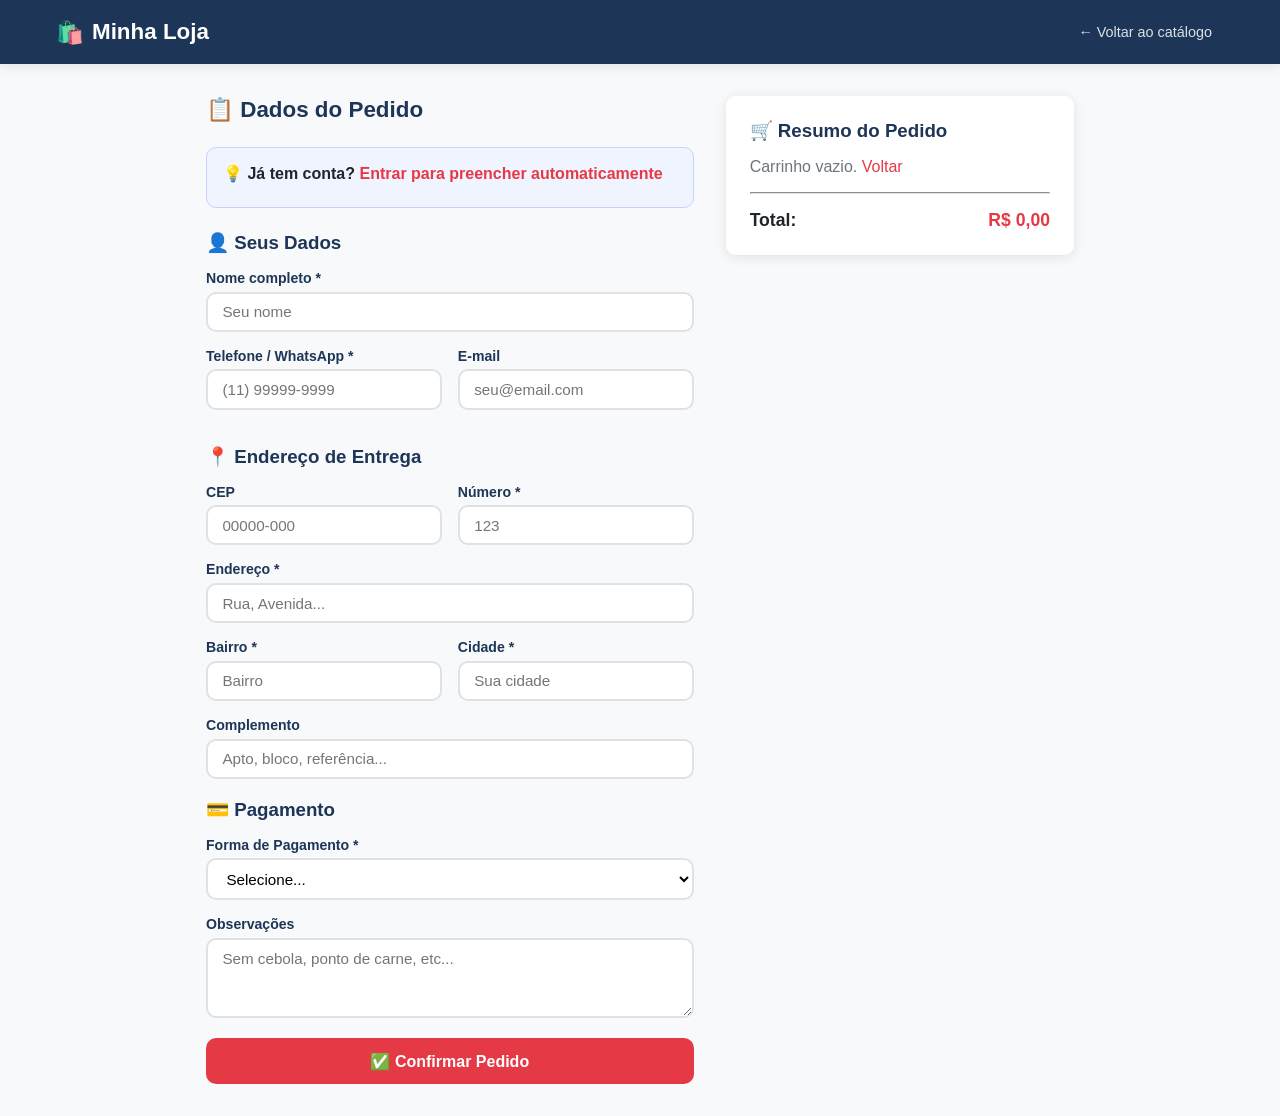
<file: pedido.html>
<!DOCTYPE html>
<html lang="pt-BR">
<head>
  <meta charset="UTF-8"/>
  <meta name="viewport" content="width=device-width, initial-scale=1.0"/>
  <title>Finalizar Pedido</title>
  <link rel="stylesheet" href="css/style.css"/>
</head>
<body>

<header>
  <div class="nav-container">
    <a href="index.html" class="nav-logo">🛍️ <span>Minha Loja</span></a>
    <div class="nav-links">
      <a href="index.html" class="nav-btn">← Voltar ao catálogo</a>
    </div>
  </div>
</header>

<div style="max-width:900px;margin:2rem auto;padding:0 1rem;display:grid;grid-template-columns:1.4fr 1fr;gap:2rem;align-items:start">

  <!-- FORMULÁRIO -->
  <div>
    <h1 style="font-size:1.4rem;color:var(--cor-secundaria);margin-bottom:1.5rem">📋 Dados do Pedido</h1>
    <div id="alerta-pedido" class="alerta"></div>

    <form onsubmit="enviarFormPedido(event)" id="form-pedido">

      <!-- Login rápido -->
      <div id="area-login-rapido" style="background:#f0f4ff;border:1px solid #c7d2fe;border-radius:var(--radius);padding:1rem;margin-bottom:1.5rem">
        <p style="font-weight:600;margin-bottom:.5rem">💡 Já tem conta? <a href="#" onclick="abrirLoginRapido()">Entrar para preencher automaticamente</a></p>
        <div id="login-rapido" style="display:none">
          <div class="form-linha">
            <div class="form-grupo">
              <label>E-mail</label>
              <input type="email" id="lr-email" placeholder="seu@email.com"/>
            </div>
            <div class="form-grupo">
              <label>Senha</label>
              <input type="password" id="lr-senha" placeholder="••••••"/>
            </div>
          </div>
          <button type="button" class="btn btn-secundario" onclick="loginRapido()">Entrar e preencher</button>
          <span id="msg-lr" style="font-size:.85rem;margin-left:.75rem;color:var(--cor-erro)"></span>
        </div>
      </div>

      <h3 style="margin-bottom:1rem;color:var(--cor-secundaria)">👤 Seus Dados</h3>

      <div class="form-grupo">
        <label>Nome completo *</label>
        <input type="text" id="ped-nome" required placeholder="Seu nome"/>
      </div>
      <div class="form-linha">
        <div class="form-grupo">
          <label>Telefone / WhatsApp *</label>
          <input type="tel" id="ped-telefone" required placeholder="(11) 99999-9999"/>
        </div>
        <div class="form-grupo">
          <label>E-mail</label>
          <input type="email" id="ped-email" placeholder="seu@email.com"/>
        </div>
      </div>

      <h3 style="margin:1.25rem 0 1rem;color:var(--cor-secundaria)">📍 Endereço de Entrega</h3>

      <div class="form-linha">
        <div class="form-grupo">
          <label>CEP</label>
          <input type="text" id="ped-cep" placeholder="00000-000" onblur="buscarCEPPedido()"/>
        </div>
        <div class="form-grupo">
          <label>Número *</label>
          <input type="text" id="ped-numero" required placeholder="123"/>
        </div>
      </div>
      <div class="form-grupo">
        <label>Endereço *</label>
        <input type="text" id="ped-endereco" required placeholder="Rua, Avenida..."/>
      </div>
      <div class="form-linha">
        <div class="form-grupo">
          <label>Bairro *</label>
          <input type="text" id="ped-bairro" required placeholder="Bairro"/>
        </div>
        <div class="form-grupo">
          <label>Cidade *</label>
          <input type="text" id="ped-cidade" required placeholder="Sua cidade"/>
        </div>
      </div>
      <div class="form-grupo">
        <label>Complemento</label>
        <input type="text" id="ped-complemento" placeholder="Apto, bloco, referência..."/>
      </div>

      <h3 style="margin:1.25rem 0 1rem;color:var(--cor-secundaria)">💳 Pagamento</h3>

      <div class="form-grupo">
        <label>Forma de Pagamento *</label>
        <select id="ped-pagamento" required onchange="mostrarTroco()">
          <option value="">Selecione...</option>
          <option value="Dinheiro">💵 Dinheiro</option>
          <option value="Pix">📱 Pix</option>
          <option value="Cartão de Débito">💳 Cartão de Débito</option>
          <option value="Cartão de Crédito">💳 Cartão de Crédito</option>
        </select>
      </div>
      <div class="form-grupo" id="campo-troco" style="display:none">
        <label>Troco para quanto?</label>
        <input type="number" id="ped-troco" placeholder="Ex: 50.00" min="0" step="0.01"/>
      </div>

      <div class="form-grupo">
        <label>Observações</label>
        <textarea id="ped-obs" placeholder="Sem cebola, ponto de carne, etc..."></textarea>
      </div>

      <button type="submit" class="btn btn-primario btn-block btn-lg" id="btn-enviar-pedido" data-texto="✅ Confirmar Pedido">
        ✅ Confirmar Pedido
      </button>
    </form>
  </div>

  <!-- RESUMO DO PEDIDO -->
  <div style="position:sticky;top:80px">
    <div style="background:white;border-radius:var(--radius);box-shadow:var(--sombra);padding:1.5rem">
      <h3 style="margin-bottom:1rem;color:var(--cor-secundaria)">🛒 Resumo do Pedido</h3>
      <div id="resumo-itens">
        <!-- preenchido via JS -->
      </div>
      <hr style="margin:1rem 0;border-color:var(--cor-borda)"/>
      <div style="display:flex;justify-content:space-between;font-size:1.1rem;font-weight:700">
        <span>Total:</span>
        <span id="resumo-total" style="color:var(--cor-primaria)">R$ 0,00</span>
      </div>
    </div>
  </div>
</div>

<!-- MODAL: PEDIDO CONFIRMADO -->
<div class="modal-overlay" id="modal-confirmado">
  <div class="modal">
    <div class="modal-corpo" style="text-align:center;padding:2.5rem">
      <div style="font-size:4rem;margin-bottom:1rem">🎉</div>
      <h2 style="color:var(--cor-secundaria);margin-bottom:.75rem">Pedido Confirmado!</h2>
      <p style="color:var(--cor-cinza);margin-bottom:.5rem">Número do pedido:</p>
      <p style="font-size:1.5rem;font-weight:700;color:var(--cor-primaria)" id="num-pedido-confirmado"></p>
      <p style="color:var(--cor-cinza);margin:1rem 0">Em breve entraremos em contato!</p>
      <a href="index.html" class="btn btn-primario btn-lg">← Voltar ao catálogo</a>
    </div>
  </div>
</div>

<div class="toast-container" id="toasts"></div>

<script src="js/api.js"></script>
<script>
document.addEventListener('DOMContentLoaded', () => {
  preencherResumo();
  preencherDadosCliente();
});

function preencherResumo() {
  const carrinho = getCarrinho();
  const el = document.getElementById('resumo-itens');

  if (carrinho.length === 0) {
    el.innerHTML = '<p style="color:var(--cor-cinza)">Carrinho vazio. <a href="index.html">Voltar</a></p>';
    return;
  }

  el.innerHTML = carrinho.map(i => `
    <div style="display:flex;justify-content:space-between;align-items:center;margin-bottom:.75rem;gap:.5rem">
      <div style="display:flex;align-items:center;gap:.5rem">
        <img src="${i.foto || ''}" style="width:40px;height:40px;object-fit:cover;border-radius:6px" onerror="this.style.display='none'"/>
        <div>
          <p style="font-weight:600;font-size:.88rem">${i.nome}</p>
          <p style="font-size:.78rem;color:var(--cor-cinza)">${formatarMoeda(i.preco)} × ${i.qtd}</p>
        </div>
      </div>
      <span style="font-weight:700;white-space:nowrap">${formatarMoeda(i.subtotal)}</span>
    </div>
  `).join('');

  document.getElementById('resumo-total').textContent = formatarMoeda(totalCarrinho());
}

function preencherDadosCliente() {
  const c = getClienteLogado();
  if (!c) return;
  document.getElementById('ped-nome').value      = c.nome     || '';
  document.getElementById('ped-email').value     = c.email    || '';
  document.getElementById('ped-telefone').value  = c.telefone || '';
  document.getElementById('ped-cep').value       = c.cep      || '';
  document.getElementById('ped-endereco').value  = c.endereco || '';
  document.getElementById('ped-numero').value    = c.numero   || '';
  document.getElementById('ped-bairro').value    = c.bairro   || '';
  document.getElementById('ped-cidade').value    = c.cidade   || '';
  document.getElementById('area-login-rapido').style.display = 'none';
}

function abrirLoginRapido() {
  const lr = document.getElementById('login-rapido');
  lr.style.display = lr.style.display === 'none' ? 'block' : 'none';
}

async function loginRapido() {
  const email = document.getElementById('lr-email').value;
  const senha = document.getElementById('lr-senha').value;
  const msg   = document.getElementById('msg-lr');
  msg.textContent = 'Aguarde...';

  const res = await loginCliente(email, senha);
  if (res.sucesso) {
    localStorage.setItem('clienteToken', res.token);
    localStorage.setItem('clienteDados', JSON.stringify(res.cliente));
    preencherDadosCliente();
    msg.textContent = '';
  } else {
    msg.textContent = res.msg;
  }
}

function mostrarTroco() {
  const pag = document.getElementById('ped-pagamento').value;
  document.getElementById('campo-troco').style.display = pag === 'Dinheiro' ? 'block' : 'none';
}

async function buscarCEPPedido() {
  const cep = document.getElementById('ped-cep').value.replace(/\D/g, '');
  if (cep.length !== 8) return;
  try {
    const res  = await fetch('https://viacep.com.br/ws/' + cep + '/json/');
    const data = await res.json();
    if (!data.erro) {
      document.getElementById('ped-endereco').value = data.logradouro || '';
      document.getElementById('ped-bairro').value   = data.bairro     || '';
      document.getElementById('ped-cidade').value   = data.localidade || '';
    }
  } catch(e) {}
}

async function enviarFormPedido(e) {
  e.preventDefault();
  const carrinho = getCarrinho();
  if (carrinho.length === 0) {
    mostrarAlerta('Seu carrinho está vazio!', 'erro', 'alerta-pedido');
    return;
  }

  mostrarCarregando(true, 'btn-enviar-pedido');

  const dados = {
    nome:            document.getElementById('ped-nome').value,
    telefone:        document.getElementById('ped-telefone').value,
    email:           document.getElementById('ped-email').value,
    cep:             document.getElementById('ped-cep').value,
    endereco:        document.getElementById('ped-endereco').value,
    numero:          document.getElementById('ped-numero').value,
    bairro:          document.getElementById('ped-bairro').value,
    cidade:          document.getElementById('ped-cidade').value,
    complemento:     document.getElementById('ped-complemento').value,
    forma_pagamento: document.getElementById('ped-pagamento').value,
    troco:           document.getElementById('ped-troco').value || '',
    observacao:      document.getElementById('ped-obs').value,
    itens:           carrinho,
    valor_total:     totalCarrinho()
  };

  const res = await enviarPedido(dados);
  mostrarCarregando(false, 'btn-enviar-pedido');

  if (res.sucesso) {
    limparCarrinho();
    document.getElementById('num-pedido-confirmado').textContent = '#' + res.id_pedido;
    document.getElementById('modal-confirmado').classList.add('aberto');
  } else {
    mostrarAlerta('Erro ao enviar pedido: ' + res.msg, 'erro', 'alerta-pedido');
  }
}

function toast(msg, tipo = 'sucesso') {
  const container = document.getElementById('toasts');
  const el = document.createElement('div');
  el.className = 'toast toast-' + tipo;
  el.textContent = msg;
  container.appendChild(el);
  setTimeout(() => el.remove(), 3800);
}
</script>
</body>
</html>
</file>
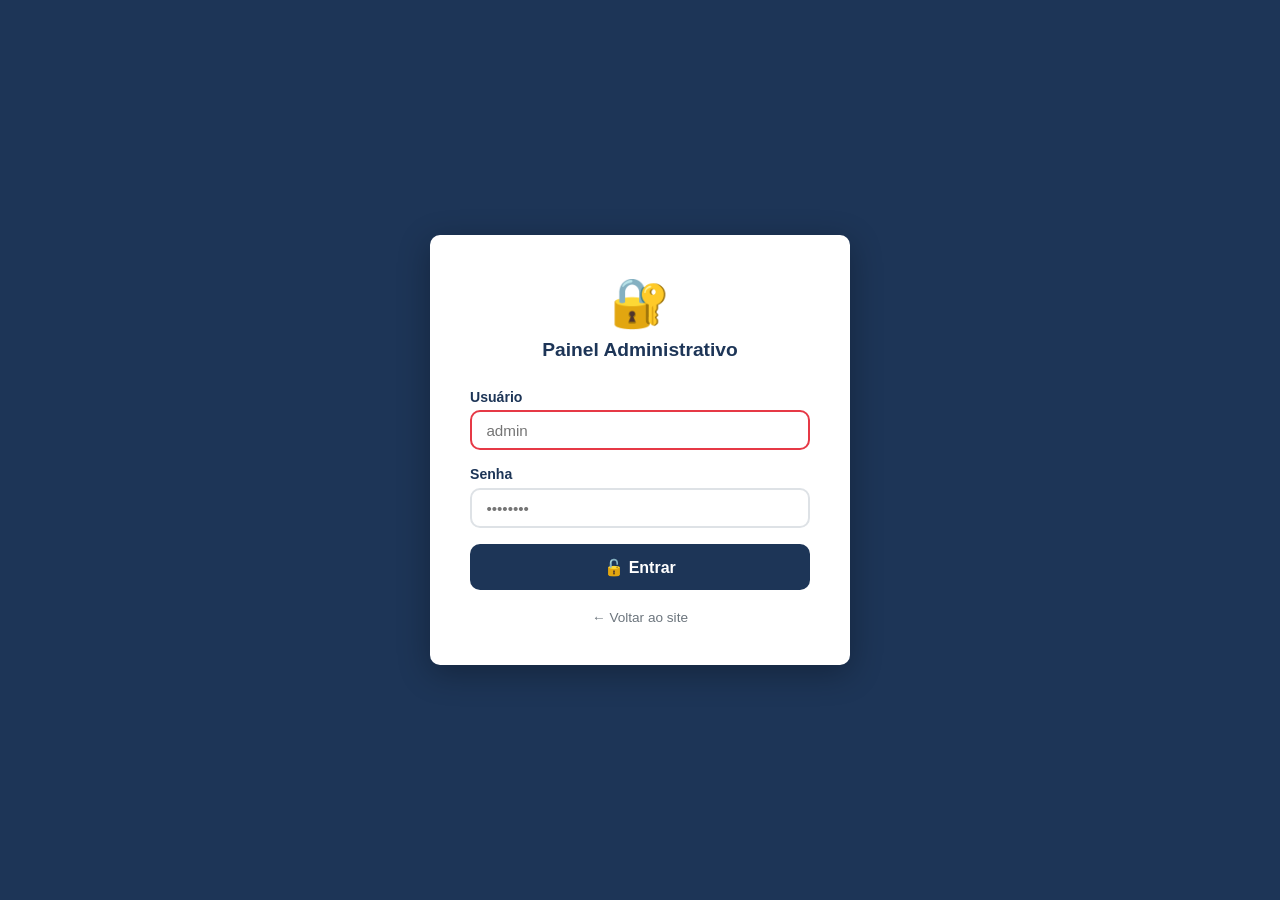
<file: admin/login.html>
<!DOCTYPE html>
<html lang="pt-BR">
<head>
  <meta charset="UTF-8"/>
  <meta name="viewport" content="width=device-width, initial-scale=1.0"/>
  <title>Admin — Login</title>
  <link rel="stylesheet" href="../css/style.css"/>
  <style>
    body {
      background: var(--cor-secundaria);
      display: flex;
      align-items: center;
      justify-content: center;
      min-height: 100vh;
    }
    .login-box {
      background: white;
      border-radius: var(--radius);
      padding: 2.5rem;
      width: 100%;
      max-width: 420px;
      box-shadow: 0 8px 32px rgba(0,0,0,.3);
    }
    .login-logo {
      text-align: center;
      font-size: 3rem;
      margin-bottom: .5rem;
    }
    .login-titulo {
      text-align: center;
      font-size: 1.2rem;
      color: var(--cor-secundaria);
      font-weight: 700;
      margin-bottom: 1.75rem;
    }
  </style>
</head>
<body>
  <div class="login-box">
    <div class="login-logo">🔐</div>
    <h1 class="login-titulo">Painel Administrativo</h1>

    <div id="alerta-admin" class="alerta"></div>

    <form onsubmit="fazerLoginAdmin(event)">
      <div class="form-grupo">
        <label>Usuário</label>
        <input type="text" id="adm-usuario" placeholder="admin" required autofocus/>
      </div>
      <div class="form-grupo">
        <label>Senha</label>
        <input type="password" id="adm-senha" placeholder="••••••••" required/>
      </div>
      <button type="submit" class="btn btn-secundario btn-block btn-lg"
        id="btn-adm-login" data-texto="🔓 Entrar">
        🔓 Entrar
      </button>
    </form>

    <p style="text-align:center;margin-top:1.25rem;font-size:.85rem">
      <a href="../index.html" style="color:var(--cor-cinza)">← Voltar ao site</a>
    </p>
  </div>

  <script src="../js/api.js"></script>
  <script>
    // Redireciona se já estiver logado
    if (adminLogado()) window.location.href = 'painel.html';

    async function fazerLoginAdmin(e) {
      e.preventDefault();
      const usuario = document.getElementById('adm-usuario').value;
      const senha   = document.getElementById('adm-senha').value;
      mostrarCarregando(true, 'btn-adm-login');

      const res = await loginAdmin(usuario, senha);
      mostrarCarregando(false, 'btn-adm-login');

      if (res.sucesso) {
        sessionStorage.setItem('adminToken', res.token);
        sessionStorage.setItem('adminUser',  usuario);
        window.location.href = 'painel.html';
      } else {
        mostrarAlerta(res.msg, 'erro', 'alerta-admin');
      }
    }
  </script>
</body>
</html>
</file>
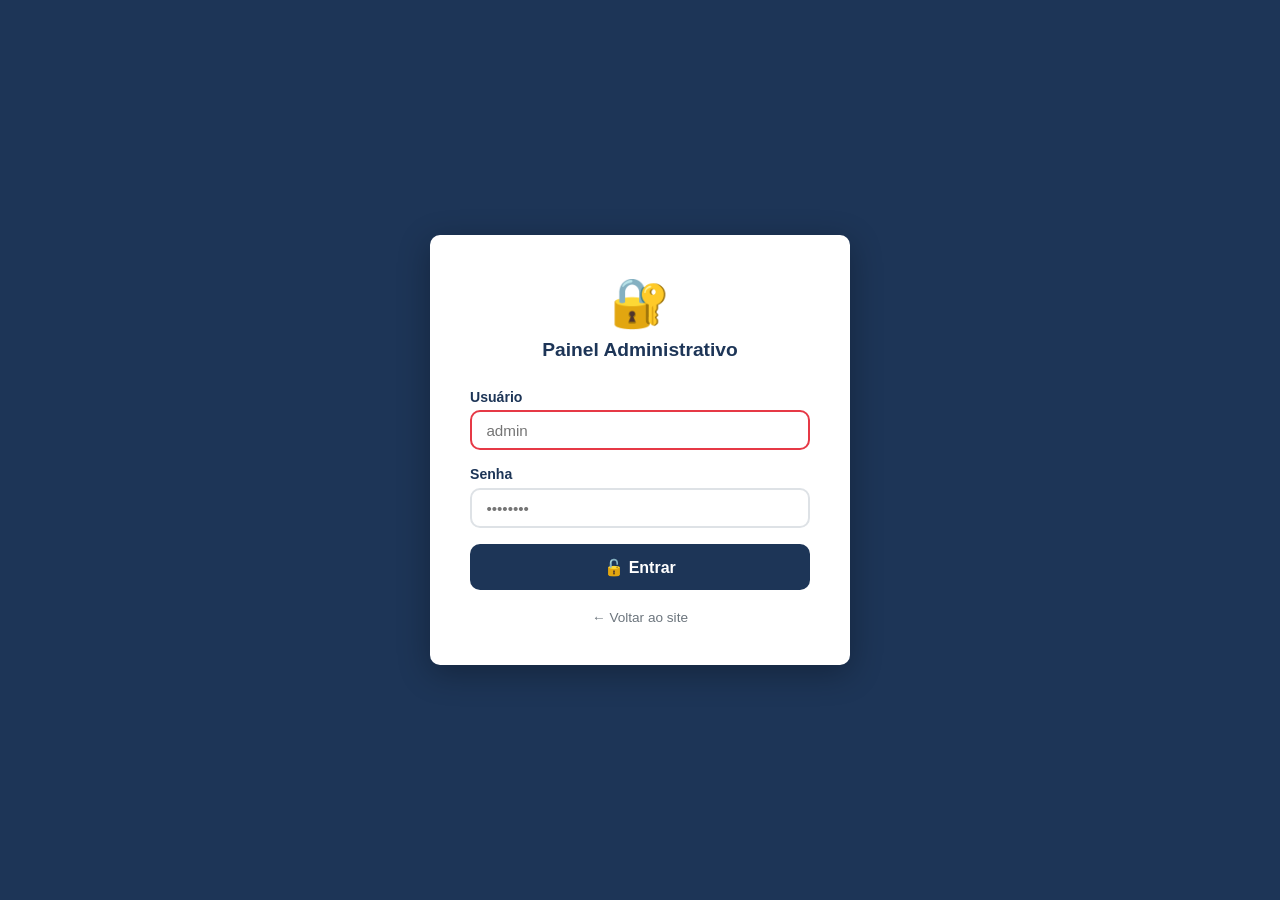
<file: admin/painel.html>
<!DOCTYPE html>
<html lang="pt-BR">
<head>
  <meta charset="UTF-8"/>
  <meta name="viewport" content="width=device-width, initial-scale=1.0"/>
  <title>Painel Admin</title>
  <link rel="stylesheet" href="../css/style.css"/>
</head>
<body>

<div class="admin-layout">

  <!-- SIDEBAR -->
  <aside class="admin-sidebar">
    <div class="sidebar-logo">🛍️ Admin Panel</div>
    <button class="sidebar-link ativo" onclick="trocarTab('produtos')">
      <span class="icone">📦</span> Produtos
    </button>
    <button class="sidebar-link" onclick="trocarTab('pedidos')">
      <span class="icone">🛒</span> Pedidos
    </button>
    <button class="sidebar-link" onclick="trocarTab('clientes')">
      <span class="icone">👥</span> Clientes
    </button>
    <button class="sidebar-link" onclick="trocarTab('dashboard')">
      <span class="icone">📊</span> Dashboard
    </button>
    <div style="flex:1"></div>
    <a href="../index.html" class="sidebar-link" target="_blank">
      <span class="icone">🌐</span> Ver Site
    </a>
    <button class="sidebar-link" onclick="adminLogout()" style="color:#f88">
      <span class="icone">🚪</span> Sair
    </button>
  </aside>

  <!-- CONTEÚDO PRINCIPAL -->
  <main class="admin-main">

    <!-- ===== TAB: DASHBOARD ===== -->
    <div id="tab-dashboard" class="tab-painel">
      <div class="admin-topbar">
        <h1>📊 Dashboard</h1>
      </div>
      <div class="stats-grid" id="stats-grid">
        <div class="stat-card"><div class="numero" id="stat-produtos">—</div><div class="label">Produtos ativos</div></div>
        <div class="stat-card"><div class="numero" id="stat-pedidos">—</div><div class="label">Total de pedidos</div></div>
        <div class="stat-card"><div class="numero" id="stat-clientes">—</div><div class="label">Clientes cadastrados</div></div>
        <div class="stat-card"><div class="numero" id="stat-faturamento">—</div><div class="label">Faturamento total</div></div>
      </div>
      <div style="background:white;border-radius:var(--radius);padding:1.5rem;box-shadow:var(--sombra)">
        <h3 style="margin-bottom:1rem;color:var(--cor-secundaria)">🕐 Últimos Pedidos</h3>
        <div id="ultimos-pedidos"></div>
      </div>
    </div>

    <!-- ===== TAB: PRODUTOS ===== -->
    <div id="tab-produtos" class="tab-painel ativo">
      <div class="admin-topbar">
        <h1>📦 Produtos</h1>
        <button class="btn btn-primario" onclick="abrirFormProduto()">
          + Novo Produto
        </button>
      </div>

      <div id="alerta-prod" class="alerta"></div>

      <!-- Busca de produtos na grade admin -->
      <div style="margin-bottom:1rem">
        <input type="search" class="busca-input" style="max-width:300px"
          placeholder="Buscar produto..." oninput="filtrarProdutosAdmin(this.value)"/>
      </div>

      <div class="tabela-wrapper">
        <table id="tabela-produtos">
          <thead>
            <tr>
              <th>Foto</th><th>Nome</th><th>Categoria</th><th>Preço</th>
              <th>Estoque</th><th>Status</th><th>Ações</th>
            </tr>
          </thead>
          <tbody id="tbody-produtos">
            <tr><td colspan="7" style="text-align:center;padding:2rem">Carregando...</td></tr>
          </tbody>
        </table>
      </div>
    </div>

    <!-- ===== TAB: PEDIDOS ===== -->
    <div id="tab-pedidos" class="tab-painel">
      <div class="admin-topbar">
        <h1>🛒 Pedidos</h1>
        <select class="filtro-select" id="filtro-status-pedido" onchange="filtrarPedidos()">
          <option value="">Todos os status</option>
          <option>Novo</option>
          <option>Preparando</option>
          <option>Saiu para entrega</option>
          <option>Entregue</option>
          <option>Cancelado</option>
        </select>
      </div>
      <div class="tabela-wrapper">
        <table>
          <thead>
            <tr>
              <th>#Pedido</th><th>Cliente</th><th>Telefone</th><th>Itens</th>
              <th>Total</th><th>Pagamento</th><th>Data</th><th>Status</th><th>Ações</th>
            </tr>
          </thead>
          <tbody id="tbody-pedidos">
            <tr><td colspan="9" style="text-align:center;padding:2rem">Carregando...</td></tr>
          </tbody>
        </table>
      </div>
    </div>

    <!-- ===== TAB: CLIENTES ===== -->
    <div id="tab-clientes" class="tab-painel">
      <div class="admin-topbar">
        <h1>👥 Clientes</h1>
        <input type="search" class="busca-input" style="max-width:280px"
          placeholder="Buscar cliente..." oninput="filtrarClientes(this.value)"/>
      </div>
      <div class="tabela-wrapper">
        <table>
          <thead>
            <tr>
              <th>Nome</th><th>E-mail</th><th>Telefone</th>
              <th>CPF</th><th>Cidade</th><th>Cadastro</th>
            </tr>
          </thead>
          <tbody id="tbody-clientes">
            <tr><td colspan="6" style="text-align:center;padding:2rem">Carregando...</td></tr>
          </tbody>
        </table>
      </div>
    </div>

  </main>
</div>

<!-- ===== MODAL: FORM PRODUTO ===== -->
<div class="modal-overlay" id="modal-produto-form">
  <div class="modal" style="max-width:640px">
    <div class="modal-header">
      <h2 id="titulo-form-produto">Novo Produto</h2>
      <button class="modal-fechar" onclick="fecharModal('modal-produto-form')">×</button>
    </div>
    <div class="modal-corpo">
      <div id="alerta-form-prod" class="alerta"></div>
      <form onsubmit="salvarFormProduto(event)">
        <input type="hidden" id="prod-id"/>
        <div class="form-grupo">
          <label>Nome do Produto *</label>
          <input type="text" id="prod-nome" required placeholder="Ex: Pizza Margherita"/>
        </div>
        <div class="form-grupo">
          <label>Descrição</label>
          <textarea id="prod-desc" placeholder="Descreva o produto..."></textarea>
        </div>
        <div class="form-linha">
          <div class="form-grupo">
            <label>Preço (R$) *</label>
            <input type="number" id="prod-preco" required min="0" step="0.01" placeholder="0,00"/>
          </div>
          <div class="form-grupo">
            <label>Categoria</label>
            <input type="text" id="prod-categoria" placeholder="Ex: Pizzas, Bebidas"/>
          </div>
        </div>
        <div class="form-linha">
          <div class="form-grupo">
            <label>Estoque</label>
            <input type="number" id="prod-estoque" min="0" value="0" placeholder="0"/>
          </div>
          <div class="form-grupo">
            <label>Status</label>
            <select id="prod-ativo">
              <option value="sim">✅ Ativo</option>
              <option value="nao">❌ Inativo</option>
            </select>
          </div>
        </div>

        <p style="font-weight:600;margin:.5rem 0;font-size:.88rem;color:var(--cor-secundaria)">
          📸 Fotos (cole o link público do Google Drive ou qualquer URL de imagem)
        </p>
        <div class="form-grupo">
          <label>Foto Principal (URL)</label>
          <input type="url" id="prod-foto1" placeholder="https://..."/>
        </div>
        <div class="form-grupo">
          <label>Foto 2 (opcional)</label>
          <input type="url" id="prod-foto2" placeholder="https://..."/>
        </div>
        <div class="form-grupo">
          <label>Foto 3 (opcional)</label>
          <input type="url" id="prod-foto3" placeholder="https://..."/>
        </div>

        <div id="preview-fotos" style="display:flex;gap:.5rem;flex-wrap:wrap;margin-bottom:1rem"></div>

        <div class="modal-footer" style="padding:0;border:none">
          <button type="button" class="btn btn-outline" onclick="fecharModal('modal-produto-form')">Cancelar</button>
          <button type="submit" class="btn btn-primario" id="btn-salvar-prod" data-texto="Salvar Produto">
            Salvar Produto
          </button>
        </div>
      </form>
    </div>
  </div>
</div>

<!-- ===== MODAL: DETALHE PEDIDO ===== -->
<div class="modal-overlay" id="modal-pedido-detalhe">
  <div class="modal" style="max-width:600px">
    <div class="modal-header">
      <h2>📋 Detalhe do Pedido</h2>
      <button class="modal-fechar" onclick="fecharModal('modal-pedido-detalhe')">×</button>
    </div>
    <div class="modal-corpo" id="conteudo-pedido-detalhe"></div>
  </div>
</div>

<!-- TOAST -->
<div class="toast-container" id="toasts"></div>

<script src="../js/api.js"></script>
<script>
// ====================================================
// VERIFICAR AUTH
// ====================================================
if (!adminLogado()) window.location.href = 'login.html';

// ====================================================
// DADOS GLOBAIS
// ====================================================
let todosProdutos = [];
let todosPedidos  = [];
let todosClientes = [];

// ====================================================
// TABS
// ====================================================
function trocarTab(nome) {
  document.querySelectorAll('.tab-painel').forEach(t => t.classList.remove('ativo'));
  document.querySelectorAll('.sidebar-link').forEach(l => l.classList.remove('ativo'));
  document.getElementById('tab-' + nome).classList.add('ativo');
  event.currentTarget.classList.add('ativo');

  if (nome === 'produtos'   && todosProdutos.length === 0)  carregarProdutosAdmin();
  if (nome === 'pedidos'    && todosPedidos.length  === 0)  carregarPedidosAdmin();
  if (nome === 'clientes'   && todosClientes.length === 0)  carregarClientesAdmin();
  if (nome === 'dashboard')                                  carregarDashboard();
}

// ====================================================
// INICIALIZAÇÃO
// ====================================================
document.addEventListener('DOMContentLoaded', () => {
  carregarProdutosAdmin();

  // Preview de fotos em tempo real
  ['prod-foto1','prod-foto2','prod-foto3'].forEach(id => {
    document.getElementById(id).addEventListener('input', previewFotos);
  });
});

// ====================================================
// PRODUTOS
// ====================================================
async function carregarProdutosAdmin() {
  const res = await buscarProdutos();
  if (!res.sucesso) return;

  // Busca todos incluindo inativos — para isso chamamos a lista geral
  // (o Apps Script retorna só ativos; para uma lista completa, crie
  //  uma action "listaTodosProdutos" com token de admin se desejar)
  todosProdutos = res.produtos || [];
  renderizarTabelaProdutos(todosProdutos);
}

function renderizarTabelaProdutos(lista) {
  const tbody = document.getElementById('tbody-produtos');
  if (lista.length === 0) {
    tbody.innerHTML = `<tr><td colspan="7" style="text-align:center;padding:2rem;color:var(--cor-cinza)">
      Nenhum produto cadastrado.</td></tr>`;
    return;
  }
  tbody.innerHTML = lista.map(p => `
    <tr>
      <td><img src="${p.foto1 || ''}" style="width:48px;height:48px;object-fit:cover;border-radius:6px" onerror="this.style.display='none'"/></td>
      <td><strong>${p.nome}</strong></td>
      <td><span class="badge badge-novo">${p.categoria || '—'}</span></td>
      <td>${formatarMoeda(p.preco)}</td>
      <td>${p.estoque || 0}</td>
      <td><span class="badge ${p.ativo === 'sim' ? 'badge-entregue' : 'badge-cancelado'}">${p.ativo === 'sim' ? 'Ativo' : 'Inativo'}</span></td>
      <td style="white-space:nowrap">
        <button class="btn btn-aviso btn-sm" onclick="editarProdutoForm('${p.id}')">✏️ Editar</button>
        <button class="btn btn-perigo btn-sm" onclick="confirmarExcluir('${p.id}', '${p.nome}')">🗑️</button>
      </td>
    </tr>
  `).join('');
}

function filtrarProdutosAdmin(termo) {
  const lista = todosProdutos.filter(p =>
    p.nome.toLowerCase().includes(termo.toLowerCase()) ||
    (p.categoria || '').toLowerCase().includes(termo.toLowerCase())
  );
  renderizarTabelaProdutos(lista);
}

function abrirFormProduto() {
  document.getElementById('titulo-form-produto').textContent = '+ Novo Produto';
  document.getElementById('prod-id').value        = '';
  document.getElementById('prod-nome').value      = '';
  document.getElementById('prod-desc').value      = '';
  document.getElementById('prod-preco').value     = '';
  document.getElementById('prod-categoria').value = '';
  document.getElementById('prod-estoque').value   = 0;
  document.getElementById('prod-ativo').value     = 'sim';
  document.getElementById('prod-foto1').value     = '';
  document.getElementById('prod-foto2').value     = '';
  document.getElementById('prod-foto3').value     = '';
  document.getElementById('preview-fotos').innerHTML = '';
  document.getElementById('alerta-form-prod').style.display = 'none';
  abrirModal('modal-produto-form');
}

function editarProdutoForm(id) {
  const p = todosProdutos.find(x => x.id === id);
  if (!p) return;
  document.getElementById('titulo-form-produto').textContent = '✏️ Editar Produto';
  document.getElementById('prod-id').value        = p.id;
  document.getElementById('prod-nome').value      = p.nome;
  document.getElementById('prod-desc').value      = p.descricao || '';
  document.getElementById('prod-preco').value     = p.preco;
  document.getElementById('prod-categoria').value = p.categoria || '';
  document.getElementById('prod-estoque').value   = p.estoque   || 0;
  document.getElementById('prod-ativo').value     = p.ativo     || 'sim';
  document.getElementById('prod-foto1').value     = p.foto1     || '';
  document.getElementById('prod-foto2').value     = p.foto2     || '';
  document.getElementById('prod-foto3').value     = p.foto3     || '';
  previewFotos();
  abrirModal('modal-produto-form');
}

function previewFotos() {
  const urls = [
    document.getElementById('prod-foto1').value,
    document.getElementById('prod-foto2').value,
    document.getElementById('prod-foto3').value
  ].filter(Boolean);

  document.getElementById('preview-fotos').innerHTML = urls.map(u =>
    `<img src="${u}" style="width:70px;height:70px;object-fit:cover;border-radius:8px;border:2px solid var(--cor-borda)"
      onerror="this.style.opacity='.3'" title="${u}"/>`
  ).join('');
}

async function salvarFormProduto(e) {
  e.preventDefault();
  mostrarCarregando(true, 'btn-salvar-prod');

  const produto = {
    id:        document.getElementById('prod-id').value,
    nome:      document.getElementById('prod-nome').value,
    descricao: document.getElementById('prod-desc').value,
    preco:     parseFloat(document.getElementById('prod-preco').value),
    categoria: document.getElementById('prod-categoria').value,
    estoque:   parseInt(document.getElementById('prod-estoque').value) || 0,
    ativo:     document.getElementById('prod-ativo').value,
    foto1:     document.getElementById('prod-foto1').value,
    foto2:     document.getElementById('prod-foto2').value,
    foto3:     document.getElementById('prod-foto3').value
  };

  const res = produto.id
    ? await editarProduto(produto)
    : await salvarProduto(produto);

  mostrarCarregando(false, 'btn-salvar-prod');

  if (res.sucesso) {
    fecharModal('modal-produto-form');
    toast('✅ ' + res.msg, 'sucesso');
    todosProdutos = []; // força reload
    await carregarProdutosAdmin();
  } else {
    mostrarAlerta(res.msg, 'erro', 'alerta-form-prod');
  }
}

function confirmarExcluir(id, nome) {
  if (!confirm('Desativar o produto "' + nome + '"?\nEle não aparecerá no catálogo.')) return;
  excluirProd(id, nome);
}

async function excluirProd(id, nome) {
  const res = await excluirProduto(id);
  if (res.sucesso) {
    toast('🗑️ ' + nome + ' desativado.', 'aviso');
    todosProdutos = [];
    carregarProdutosAdmin();
  } else {
    toast(res.msg, 'erro');
  }
}

// ====================================================
// PEDIDOS
// ====================================================
const BADGES_STATUS = {
  'Novo':              'badge-novo',
  'Preparando':        'badge-preparando',
  'Saiu para entrega': 'badge-saiu',
  'Entregue':          'badge-entregue',
  'Cancelado':         'badge-cancelado'
};

async function carregarPedidosAdmin() {
  const res = await listarPedidosAdmin();
  if (!res.sucesso) { toast(res.msg, 'erro'); return; }
  todosPedidos = res.pedidos || [];
  renderizarTabelaPedidos(todosPedidos);
}

function renderizarTabelaPedidos(lista) {
  const tbody = document.getElementById('tbody-pedidos');
  if (lista.length === 0) {
    tbody.innerHTML = `<tr><td colspan="9" style="text-align:center;padding:2rem;color:var(--cor-cinza)">Nenhum pedido.</td></tr>`;
    return;
  }

  // Ordena por data desc
  const ordenados = [...lista].sort((a, b) => new Date(b.data_pedido) - new Date(a.data_pedido));

  tbody.innerHTML = ordenados.map(p => {
    const itens = Array.isArray(p.itens)
      ? p.itens.map(i => i.nome + ' x' + i.qtd).join(', ')
      : (p.itens || '');
    return `
      <tr>
        <td><strong style="font-size:.8rem">#${p.id_pedido}</strong></td>
        <td>${p.nome_cliente}</td>
        <td>${p.telefone}</td>
        <td style="max-width:160px;white-space:nowrap;overflow:hidden;text-overflow:ellipsis" title="${itens}">${itens}</td>
        <td style="font-weight:700;color:var(--cor-primaria)">${formatarMoeda(p.valor_total)}</td>
        <td>${p.forma_pagamento}</td>
        <td style="font-size:.78rem;color:var(--cor-cinza)">${formatarData(p.data_pedido)}</td>
        <td><span class="badge ${BADGES_STATUS[p.status] || 'badge-novo'}">${p.status}</span></td>
        <td style="white-space:nowrap">
          <button class="btn btn-secundario btn-sm" onclick="verDetalhe('${p.id_pedido}')">👁️</button>
          <select class="filtro-select" style="font-size:.75rem;padding:.2rem .4rem"
            onchange="mudarStatus('${p.id_pedido}', this.value)">
            <option value="">Status...</option>
            <option>Novo</option>
            <option>Preparando</option>
            <option>Saiu para entrega</option>
            <option>Entregue</option>
            <option>Cancelado</option>
          </select>
        </td>
      </tr>
    `;
  }).join('');
}

function filtrarPedidos() {
  const status = document.getElementById('filtro-status-pedido').value;
  const lista  = status ? todosPedidos.filter(p => p.status === status) : todosPedidos;
  renderizarTabelaPedidos(lista);
}

function verDetalhe(id) {
  const p = todosPedidos.find(x => x.id_pedido === id);
  if (!p) return;

  const itens = Array.isArray(p.itens)
    ? p.itens.map(i => `<tr><td>${i.nome}</td><td>${i.qtd}</td><td>${formatarMoeda(i.subtotal)}</td></tr>`).join('')
    : `<tr><td colspan="3">${p.itens}</td></tr>`;

  document.getElementById('conteudo-pedido-detalhe').innerHTML = `
    <div style="display:grid;grid-template-columns:1fr 1fr;gap:1rem;margin-bottom:1rem">
      <div><strong>Pedido:</strong> #${p.id_pedido}</div>
      <div><strong>Status:</strong> <span class="badge ${BADGES_STATUS[p.status]||'badge-novo'}">${p.status}</span></div>
      <div><strong>Cliente:</strong> ${p.nome_cliente}</div>
      <div><strong>Telefone:</strong> ${p.telefone}</div>
      <div><strong>E-mail:</strong> ${p.email||'—'}</div>
      <div><strong>Data:</strong> ${formatarData(p.data_pedido)}</div>
    </div>
    <div style="margin-bottom:1rem">
      <strong>Endereço:</strong> ${p.endereco}, ${p.numero} — ${p.bairro} — ${p.cidade}
      ${p.complemento ? '(' + p.complemento + ')' : ''} — CEP: ${p.cep||'—'}
    </div>
    <table style="width:100%;border-collapse:collapse;margin-bottom:1rem;font-size:.88rem">
      <thead><tr style="background:#f0f0f0"><th style="padding:.5rem">Item</th><th>Qtd</th><th>Subtotal</th></tr></thead>
      <tbody>${itens}</tbody>
    </table>
    <div style="display:flex;justify-content:space-between;font-weight:700;font-size:1.1rem;margin-bottom:.5rem">
      <span>Total:</span><span style="color:var(--cor-primaria)">${formatarMoeda(p.valor_total)}</span>
    </div>
    <p><strong>Pagamento:</strong> ${p.forma_pagamento}${p.troco ? ' — Troco para R$'+p.troco : ''}</p>
    ${p.observacao ? `<p style="margin-top:.5rem"><strong>Obs:</strong> ${p.observacao}</p>` : ''}
    <div style="margin-top:1.25rem">
      <strong>Alterar status:</strong>
      <select class="filtro-select" onchange="mudarStatus('${p.id_pedido}', this.value)" style="margin-left:.5rem">
        <option value="">Selecione...</option>
        <option>Novo</option><option>Preparando</option>
        <option>Saiu para entrega</option><option>Entregue</option><option>Cancelado</option>
      </select>
    </div>
  `;
  abrirModal('modal-pedido-detalhe');
}

async function mudarStatus(id, status) {
  if (!status) return;
  const res = await atualizarStatusPedido(id, status);
  if (res.sucesso) {
    toast('✅ Status do pedido #' + id + ': ' + status, 'sucesso');
    // Atualiza local
    const p = todosPedidos.find(x => x.id_pedido === id);
    if (p) p.status = status;
    renderizarTabelaPedidos(todosPedidos);
    fecharModal('modal-pedido-detalhe');
  } else {
    toast(res.msg, 'erro');
  }
}

// ====================================================
// CLIENTES
// ====================================================
async function carregarClientesAdmin() {
  const res = await listarClientesAdmin();
  if (!res.sucesso) { toast(res.msg, 'erro'); return; }
  todosClientes = res.clientes || [];
  renderizarTabelaClientes(todosClientes);
}

function renderizarTabelaClientes(lista) {
  const tbody = document.getElementById('tbody-clientes');
  if (lista.length === 0) {
    tbody.innerHTML = `<tr><td colspan="6" style="text-align:center;padding:2rem;color:var(--cor-cinza)">Nenhum cliente.</td></tr>`;
    return;
  }
  tbody.innerHTML = lista.map(c => `
    <tr>
      <td><strong>${c.nome}</strong></td>
      <td>${c.email}</td>
      <td>${c.telefone}</td>
      <td>${c.cpf || '—'}</td>
      <td>${c.cidade || '—'}</td>
      <td style="font-size:.78rem;color:var(--cor-cinza)">${c.data_cadastro ? formatarData(c.data_cadastro) : '—'}</td>
    </tr>
  `).join('');
}

function filtrarClientes(termo) {
  const lista = todosClientes.filter(c =>
    c.nome.toLowerCase().includes(termo.toLowerCase()) ||
    c.email.toLowerCase().includes(termo.toLowerCase()) ||
    (c.telefone || '').includes(termo)
  );
  renderizarTabelaClientes(lista);
}

// ====================================================
// DASHBOARD
// ====================================================
async function carregarDashboard() {
  // Garante que os dados estejam carregados
  if (todosProdutos.length  === 0) await carregarProdutosAdmin();
  if (todosPedidos.length   === 0) await carregarPedidosAdmin();
  if (todosClientes.length  === 0) await carregarClientesAdmin();

  const faturamento = todosPedidos
    .filter(p => p.status !== 'Cancelado')
    .reduce((s, p) => s + Number(p.valor_total || 0), 0);

  document.getElementById('stat-produtos').textContent    = todosProdutos.length;
  document.getElementById('stat-pedidos').textContent     = todosPedidos.length;
  document.getElementById('stat-clientes').textContent    = todosClientes.length;
  document.getElementById('stat-faturamento').textContent = formatarMoeda(faturamento);

  // Últimos 5 pedidos
  const ultimos = [...todosPedidos]
    .sort((a, b) => new Date(b.data_pedido) - new Date(a.data_pedido))
    .slice(0, 5);

  document.getElementById('ultimos-pedidos').innerHTML = ultimos.length === 0
    ? '<p style="color:var(--cor-cinza)">Nenhum pedido ainda.</p>'
    : `<table style="width:100%;font-size:.88rem;border-collapse:collapse">
        <thead><tr style="background:#f0f0f0">
          <th style="padding:.5rem;text-align:left">#</th>
          <th>Cliente</th><th>Total</th><th>Status</th><th>Data</th>
        </tr></thead>
        <tbody>${ultimos.map(p => `
          <tr style="border-bottom:1px solid var(--cor-borda)">
            <td style="padding:.5rem">#${p.id_pedido}</td>
            <td>${p.nome_cliente}</td>
            <td style="font-weight:700;color:var(--cor-primaria)">${formatarMoeda(p.valor_total)}</td>
            <td><span class="badge ${BADGES_STATUS[p.status]||'badge-novo'}">${p.status}</span></td>
            <td style="color:var(--cor-cinza);font-size:.78rem">${formatarData(p.data_pedido)}</td>
          </tr>`).join('')}
        </tbody>
      </table>`;
}

// ====================================================
// UTILITÁRIOS
// ====================================================
function abrirModal(id) { document.getElementById(id).classList.add('aberto'); }
function fecharModal(id) { document.getElementById(id).classList.remove('aberto'); }
document.querySelectorAll('.modal-overlay').forEach(m => {
  m.addEventListener('click', e => { if (e.target === m) m.classList.remove('aberto'); });
});

function toast(msg, tipo = 'sucesso') {
  const container = document.getElementById('toasts');
  const el = document.createElement('div');
  el.className = 'toast toast-' + tipo;
  el.textContent = msg;
  container.appendChild(el);
  setTimeout(() => el.remove(), 3800);
}
</script>
</body>
</html>
</file>
<file: css/style.css>
/* ============================================================
   style.css — Estilos globais do projeto
   ============================================================ */

/* ---------- Reset & Variáveis ---------- */
*, *::before, *::after { box-sizing: border-box; margin: 0; padding: 0; }

:root {
  --cor-primaria:   #e63946;
  --cor-secundaria: #1d3557;
  --cor-fundo:      #f8f9fa;
  --cor-texto:      #212529;
  --cor-cinza:      #6c757d;
  --cor-borda:      #dee2e6;
  --cor-sucesso:    #198754;
  --cor-erro:       #dc3545;
  --cor-aviso:      #fd7e14;
  --sombra:         0 2px 12px rgba(0,0,0,.10);
  --radius:         10px;
  --transicao:      .2s ease;
  --fonte:          'Segoe UI', Arial, sans-serif;
}

body {
  font-family: var(--fonte);
  background:  var(--cor-fundo);
  color:        var(--cor-texto);
  min-height:   100vh;
}

a { color: var(--cor-primaria); text-decoration: none; }
a:hover { text-decoration: underline; }

img { max-width: 100%; display: block; }

/* ---------- Header / Nav ---------- */
header {
  background:  var(--cor-secundaria);
  color:        white;
  position:     sticky;
  top:          0;
  z-index:      1000;
  box-shadow:   var(--sombra);
}

.nav-container {
  max-width:      1200px;
  margin:         0 auto;
  padding:        0 1rem;
  display:        flex;
  align-items:    center;
  justify-content: space-between;
  height:         64px;
  gap:            1rem;
}

.nav-logo {
  font-size:   1.4rem;
  font-weight: 700;
  color:        white !important;
  text-decoration: none !important;
  display:      flex;
  align-items:  center;
  gap:          .5rem;
}

.nav-links {
  display:     flex;
  align-items: center;
  gap:         .5rem;
  flex-wrap:   wrap;
}

.nav-links a, .nav-btn {
  color:       rgba(255,255,255,.85);
  font-size:   .9rem;
  padding:     .4rem .75rem;
  border-radius: var(--radius);
  transition:  var(--transicao);
  border:      none;
  background:  transparent;
  cursor:      pointer;
  font-family: var(--fonte);
  font-weight: 500;
}
.nav-links a:hover, .nav-btn:hover {
  background: rgba(255,255,255,.15);
  color:      white;
  text-decoration: none;
}

.nav-btn-destaque {
  background: var(--cor-primaria) !important;
  color:      white !important;
}
.nav-btn-destaque:hover { opacity: .9; }

.carrinho-wrapper {
  position: relative;
  display:  inline-flex;
  align-items: center;
}
.carrinho-badge {
  position:   absolute;
  top:        -6px;
  right:      -6px;
  background: var(--cor-primaria);
  color:      white;
  font-size:  .65rem;
  font-weight: 700;
  border-radius: 50%;
  width:      18px;
  height:     18px;
  display:    none;
  align-items: center;
  justify-content: center;
}

/* ---------- Busca ---------- */
.busca-container {
  max-width:  1200px;
  margin:     1.5rem auto .5rem;
  padding:    0 1rem;
  display:    flex;
  gap:        .75rem;
  flex-wrap:  wrap;
}

.busca-input {
  flex:        1;
  min-width:   220px;
  padding:     .6rem 1rem;
  border:      2px solid var(--cor-borda);
  border-radius: var(--radius);
  font-size:   .95rem;
  transition:  border-color var(--transicao);
}
.busca-input:focus { outline: none; border-color: var(--cor-primaria); }

.filtro-select {
  padding:      .6rem 1rem;
  border:       2px solid var(--cor-borda);
  border-radius: var(--radius);
  font-size:    .9rem;
  background:   white;
  cursor:       pointer;
}

/* ---------- Grade de Produtos ---------- */
.secao-titulo {
  max-width:   1200px;
  margin:      0 auto;
  padding:     .5rem 1rem 1rem;
  font-size:   1.3rem;
  font-weight: 700;
  color:        var(--cor-secundaria);
}

.produtos-grade {
  max-width:  1200px;
  margin:     0 auto;
  padding:    0 1rem 3rem;
  display:    grid;
  grid-template-columns: repeat(auto-fill, minmax(230px, 1fr));
  gap:        1.25rem;
}

.card-produto {
  background:    white;
  border-radius: var(--radius);
  box-shadow:    var(--sombra);
  overflow:      hidden;
  transition:    transform var(--transicao), box-shadow var(--transicao);
  cursor:        pointer;
  display:       flex;
  flex-direction: column;
}
.card-produto:hover {
  transform:  translateY(-4px);
  box-shadow: 0 6px 20px rgba(0,0,0,.15);
}

.card-img-wrapper {
  width:    100%;
  height:   200px;
  overflow: hidden;
  background: #f0f0f0;
  position: relative;
}
.card-img-wrapper img {
  width:      100%;
  height:     100%;
  object-fit: cover;
  transition: transform .3s ease;
}
.card-produto:hover .card-img-wrapper img { transform: scale(1.05); }

.card-badge {
  position:     absolute;
  top:          8px;
  left:         8px;
  background:   var(--cor-primaria);
  color:        white;
  font-size:    .7rem;
  font-weight:  700;
  padding:      2px 8px;
  border-radius: 20px;
}

.card-corpo {
  padding:       1rem;
  flex:          1;
  display:       flex;
  flex-direction: column;
}
.card-nome { font-weight: 700; font-size: 1rem; margin-bottom: .25rem; }
.card-desc { font-size: .82rem; color: var(--cor-cinza); flex: 1; margin-bottom: .75rem; line-height: 1.4; }
.card-preco { font-size: 1.2rem; font-weight: 700; color: var(--cor-primaria); margin-bottom: .75rem; }

.btn-adicionar {
  width:         100%;
  padding:       .55rem;
  background:    var(--cor-primaria);
  color:         white;
  border:        none;
  border-radius: var(--radius);
  font-weight:   700;
  font-size:     .9rem;
  cursor:        pointer;
  transition:    background var(--transicao);
}
.btn-adicionar:hover { background: #c1121f; }

/* ---------- Botões Gerais ---------- */
.btn {
  display:       inline-flex;
  align-items:   center;
  justify-content: center;
  gap:           .4rem;
  padding:       .6rem 1.25rem;
  border-radius: var(--radius);
  font-weight:   700;
  font-size:     .9rem;
  border:        none;
  cursor:        pointer;
  transition:    all var(--transicao);
  font-family:   var(--fonte);
  text-decoration: none !important;
}
.btn-primario  { background: var(--cor-primaria);  color: white; }
.btn-primario:hover  { background: #c1121f; color: white; }
.btn-secundario { background: var(--cor-secundaria); color: white; }
.btn-secundario:hover { background: #14253d; color: white; }
.btn-outline   { background: transparent; border: 2px solid var(--cor-primaria); color: var(--cor-primaria); }
.btn-outline:hover   { background: var(--cor-primaria); color: white; }
.btn-sucesso   { background: var(--cor-sucesso);   color: white; }
.btn-perigo    { background: var(--cor-erro);      color: white; }
.btn-aviso     { background: var(--cor-aviso);     color: white; }
.btn-cinza     { background: #adb5bd;              color: white; }
.btn-sm        { padding: .35rem .75rem; font-size: .8rem; }
.btn-lg        { padding: .85rem 1.75rem; font-size: 1rem; }
.btn-block     { width: 100%; }
.btn:disabled  { opacity: .6; cursor: not-allowed; }

/* ---------- Forms ---------- */
.form-grupo {
  margin-bottom: 1rem;
}
.form-grupo label {
  display:       block;
  font-weight:   600;
  font-size:     .88rem;
  margin-bottom: .35rem;
  color:         var(--cor-secundaria);
}
.form-grupo input,
.form-grupo select,
.form-grupo textarea {
  width:         100%;
  padding:       .6rem .9rem;
  border:        2px solid var(--cor-borda);
  border-radius: var(--radius);
  font-size:     .95rem;
  font-family:   var(--fonte);
  transition:    border-color var(--transicao);
  background:    white;
}
.form-grupo input:focus,
.form-grupo select:focus,
.form-grupo textarea:focus {
  outline:       none;
  border-color:  var(--cor-primaria);
}
.form-grupo textarea { resize: vertical; min-height: 80px; }
.form-linha { display: grid; grid-template-columns: 1fr 1fr; gap: 1rem; }
.form-linha-3 { display: grid; grid-template-columns: 2fr 1fr 2fr; gap: 1rem; }

/* ---------- Modal ---------- */
.modal-overlay {
  position:   fixed;
  inset:      0;
  background: rgba(0,0,0,.55);
  z-index:    2000;
  display:    flex;
  align-items: center;
  justify-content: center;
  padding:    1rem;
  opacity:    0;
  pointer-events: none;
  transition: opacity var(--transicao);
}
.modal-overlay.aberto { opacity: 1; pointer-events: all; }

.modal {
  background:    white;
  border-radius: var(--radius);
  max-width:     540px;
  width:         100%;
  max-height:    90vh;
  overflow-y:    auto;
  box-shadow:    0 8px 32px rgba(0,0,0,.25);
  transform:     translateY(-20px);
  transition:    transform var(--transicao);
}
.modal-overlay.aberto .modal { transform: translateY(0); }

.modal-header {
  padding:       1.25rem 1.5rem;
  border-bottom: 1px solid var(--cor-borda);
  display:       flex;
  align-items:   center;
  justify-content: space-between;
}
.modal-header h2 { font-size: 1.15rem; color: var(--cor-secundaria); }
.modal-fechar {
  background: none;
  border:     none;
  font-size:  1.5rem;
  cursor:     pointer;
  color:      var(--cor-cinza);
  line-height: 1;
}
.modal-fechar:hover { color: var(--cor-primaria); }
.modal-corpo { padding: 1.5rem; }
.modal-footer {
  padding:    1rem 1.5rem;
  border-top: 1px solid var(--cor-borda);
  display:    flex;
  gap:        .75rem;
  justify-content: flex-end;
}

/* ---------- Alertas ---------- */
.alerta {
  padding:       .85rem 1.1rem;
  border-radius: var(--radius);
  font-weight:   600;
  font-size:     .9rem;
  margin-bottom: 1rem;
  display:       none;
}
.alerta-sucesso { background: #d1e7dd; color: #0a3622; border: 1px solid #a3cfbb; }
.alerta-erro    { background: #f8d7da; color: #58151c; border: 1px solid #f1aeb5; }
.alerta-aviso   { background: #fff3cd; color: #664d03; border: 1px solid #ffe69c; }
.alerta-info    { background: #cff4fc; color: #055160; border: 1px solid #9eeaf9; }

/* ---------- Badge de Status ---------- */
.badge {
  display:       inline-block;
  padding:       2px 10px;
  border-radius: 20px;
  font-size:     .75rem;
  font-weight:   700;
}
.badge-novo      { background: #cff4fc; color: #055160; }
.badge-preparando { background: #fff3cd; color: #664d03; }
.badge-saiu      { background: #cfe2ff; color: #052c65; }
.badge-entregue  { background: #d1e7dd; color: #0a3622; }
.badge-cancelado { background: #f8d7da; color: #58151c; }

/* ---------- Carrinho Lateral ---------- */
.carrinho-drawer {
  position:   fixed;
  top:        0;
  right:      -420px;
  width:      min(420px, 100vw);
  height:     100vh;
  background: white;
  box-shadow: -4px 0 24px rgba(0,0,0,.18);
  z-index:    1500;
  display:    flex;
  flex-direction: column;
  transition: right .3s ease;
}
.carrinho-drawer.aberto { right: 0; }

.carrinho-header {
  padding:       1rem 1.25rem;
  background:    var(--cor-secundaria);
  color:         white;
  display:       flex;
  align-items:   center;
  justify-content: space-between;
}
.carrinho-header h3 { font-size: 1.05rem; }

.carrinho-itens { flex: 1; overflow-y: auto; padding: 1rem; }

.carrinho-item {
  display:       flex;
  align-items:   center;
  gap:           .75rem;
  padding:       .75rem 0;
  border-bottom: 1px solid var(--cor-borda);
}
.carrinho-item img { width: 60px; height: 60px; object-fit: cover; border-radius: 8px; flex-shrink: 0; }
.carrinho-item-info { flex: 1; }
.carrinho-item-nome  { font-weight: 600; font-size: .9rem; }
.carrinho-item-preco { font-size: .85rem; color: var(--cor-cinza); }

.carrinho-qtd {
  display:     flex;
  align-items: center;
  gap:         .4rem;
}
.carrinho-qtd button {
  width:         26px;
  height:        26px;
  border:        none;
  background:    var(--cor-fundo);
  border-radius: 50%;
  cursor:        pointer;
  font-size:     1rem;
  font-weight:   700;
  display:       flex;
  align-items:   center;
  justify-content: center;
}
.carrinho-qtd span { min-width: 24px; text-align: center; font-weight: 600; }

.carrinho-footer {
  padding:     1rem 1.25rem;
  border-top:  2px solid var(--cor-borda);
}
.carrinho-total {
  display:        flex;
  justify-content: space-between;
  align-items:    center;
  font-size:      1.1rem;
  font-weight:    700;
  margin-bottom:  1rem;
}

/* ---------- Detalhe do Produto ---------- */
.produto-detalhe {
  display: grid;
  grid-template-columns: 1fr 1fr;
  gap: 2rem;
  align-items: start;
}
.produto-fotos-thumb {
  display:     flex;
  gap:         .5rem;
  margin-top:  .5rem;
  flex-wrap:   wrap;
}
.produto-fotos-thumb img {
  width:         70px;
  height:        70px;
  object-fit:    cover;
  border-radius: 8px;
  cursor:        pointer;
  border:        2px solid transparent;
  transition:    border-color var(--transicao);
}
.produto-fotos-thumb img.ativo { border-color: var(--cor-primaria); }
.produto-foto-principal {
  width:         100%;
  height:        320px;
  object-fit:    cover;
  border-radius: var(--radius);
}

/* ---------- Tabs ---------- */
.tabs {
  display:        flex;
  gap:            .5rem;
  border-bottom:  2px solid var(--cor-borda);
  margin-bottom:  1.5rem;
}
.tab-btn {
  padding:    .6rem 1.25rem;
  border:     none;
  background: none;
  font-weight: 600;
  cursor:     pointer;
  color:      var(--cor-cinza);
  border-bottom: 3px solid transparent;
  margin-bottom: -2px;
  font-family: var(--fonte);
  font-size:  .9rem;
  transition: color var(--transicao), border-color var(--transicao);
}
.tab-btn.ativa { color: var(--cor-primaria); border-bottom-color: var(--cor-primaria); }

.tab-painel { display: none; }
.tab-painel.ativo { display: block; }

/* ---------- Tabelas ---------- */
.tabela-wrapper { overflow-x: auto; border-radius: var(--radius); box-shadow: var(--sombra); }
table { width: 100%; border-collapse: collapse; background: white; }
thead th { background: var(--cor-secundaria); color: white; padding: .75rem 1rem; text-align: left; font-size: .85rem; white-space: nowrap; }
tbody tr { border-bottom: 1px solid var(--cor-borda); transition: background var(--transicao); }
tbody tr:hover { background: #f8f9fa; }
tbody td { padding: .7rem 1rem; font-size: .88rem; vertical-align: middle; }

/* ---------- Cards de Estatísticas ---------- */
.stats-grid {
  display: grid;
  grid-template-columns: repeat(auto-fill, minmax(180px, 1fr));
  gap: 1rem;
  margin-bottom: 2rem;
}
.stat-card {
  background:    white;
  border-radius: var(--radius);
  padding:       1.25rem;
  box-shadow:    var(--sombra);
  text-align:    center;
}
.stat-card .numero { font-size: 2rem; font-weight: 700; color: var(--cor-primaria); }
.stat-card .label  { font-size: .82rem; color: var(--cor-cinza); margin-top: .25rem; }

/* ---------- Painel Admin ---------- */
.admin-layout {
  display:   flex;
  min-height: 100vh;
}
.admin-sidebar {
  width:      240px;
  background: var(--cor-secundaria);
  color:      white;
  flex-shrink: 0;
  padding:    1.5rem 0;
  display:    flex;
  flex-direction: column;
}
.sidebar-logo {
  padding:     0 1.25rem 1.5rem;
  font-size:   1.1rem;
  font-weight: 700;
  border-bottom: 1px solid rgba(255,255,255,.15);
  margin-bottom: 1rem;
}
.sidebar-link {
  display:    flex;
  align-items: center;
  gap:        .6rem;
  padding:    .75rem 1.25rem;
  color:      rgba(255,255,255,.8);
  cursor:     pointer;
  transition: background var(--transicao), color var(--transicao);
  border:     none;
  background: transparent;
  width:      100%;
  font-family: var(--fonte);
  font-size:  .92rem;
  text-decoration: none;
}
.sidebar-link:hover, .sidebar-link.ativo {
  background: rgba(255,255,255,.12);
  color:      white;
}
.sidebar-link .icone { font-size: 1.1rem; }
.admin-main { flex: 1; padding: 2rem; overflow-y: auto; }
.admin-topbar {
  display:        flex;
  align-items:    center;
  justify-content: space-between;
  margin-bottom:  1.5rem;
}
.admin-topbar h1 { font-size: 1.4rem; color: var(--cor-secundaria); }

/* ---------- Toast ---------- */
.toast-container {
  position:   fixed;
  bottom:     1.5rem;
  right:      1.5rem;
  z-index:    3000;
  display:    flex;
  flex-direction: column;
  gap:        .5rem;
}
.toast {
  padding:       .85rem 1.25rem;
  border-radius: var(--radius);
  color:         white;
  font-weight:   600;
  font-size:     .9rem;
  box-shadow:    var(--sombra);
  animation:     slideIn .3s ease, fadeOut .5s ease 3s forwards;
  min-width:     260px;
}
.toast-sucesso { background: var(--cor-sucesso); }
.toast-erro    { background: var(--cor-erro);    }
.toast-aviso   { background: var(--cor-aviso);   }
@keyframes slideIn  { from { transform: translateX(120%); } to { transform: translateX(0); } }
@keyframes fadeOut  { to   { opacity: 0; transform: translateX(120%); } }

/* ---------- Vazio ---------- */
.vazio {
  text-align: center;
  padding:    3rem 1rem;
  color:      var(--cor-cinza);
}
.vazio .vazio-icone { font-size: 3.5rem; margin-bottom: 1rem; }
.vazio p { font-size: 1rem; }

/* ---------- Loading Spinner ---------- */
.spinner-overlay {
  position:        fixed;
  inset:           0;
  background:      rgba(255,255,255,.8);
  z-index:         9999;
  display:         flex;
  align-items:     center;
  justify-content: center;
  flex-direction:  column;
  gap:             1rem;
}
.spinner {
  width:         48px;
  height:        48px;
  border:        5px solid var(--cor-borda);
  border-top-color: var(--cor-primaria);
  border-radius: 50%;
  animation:     girar .7s linear infinite;
}
@keyframes girar { to { transform: rotate(360deg); } }

/* ---------- Responsivo ---------- */
@media (max-width: 768px) {
  .nav-logo span { display: none; }
  .produtos-grade { grid-template-columns: repeat(auto-fill, minmax(160px, 1fr)); gap: .75rem; }
  .card-img-wrapper { height: 150px; }
  .produto-detalhe { grid-template-columns: 1fr; }
  .admin-sidebar { display: none; }
  .form-linha, .form-linha-3 { grid-template-columns: 1fr; }
  .modal { max-height: 100vh; border-radius: 0; }
  .modal-overlay { padding: 0; align-items: flex-end; }
}

@media (max-width: 480px) {
  .busca-container { flex-direction: column; }
  .nav-links { gap: .25rem; }
  .nav-links a, .nav-btn { padding: .35rem .5rem; font-size: .8rem; }
}
</file>
